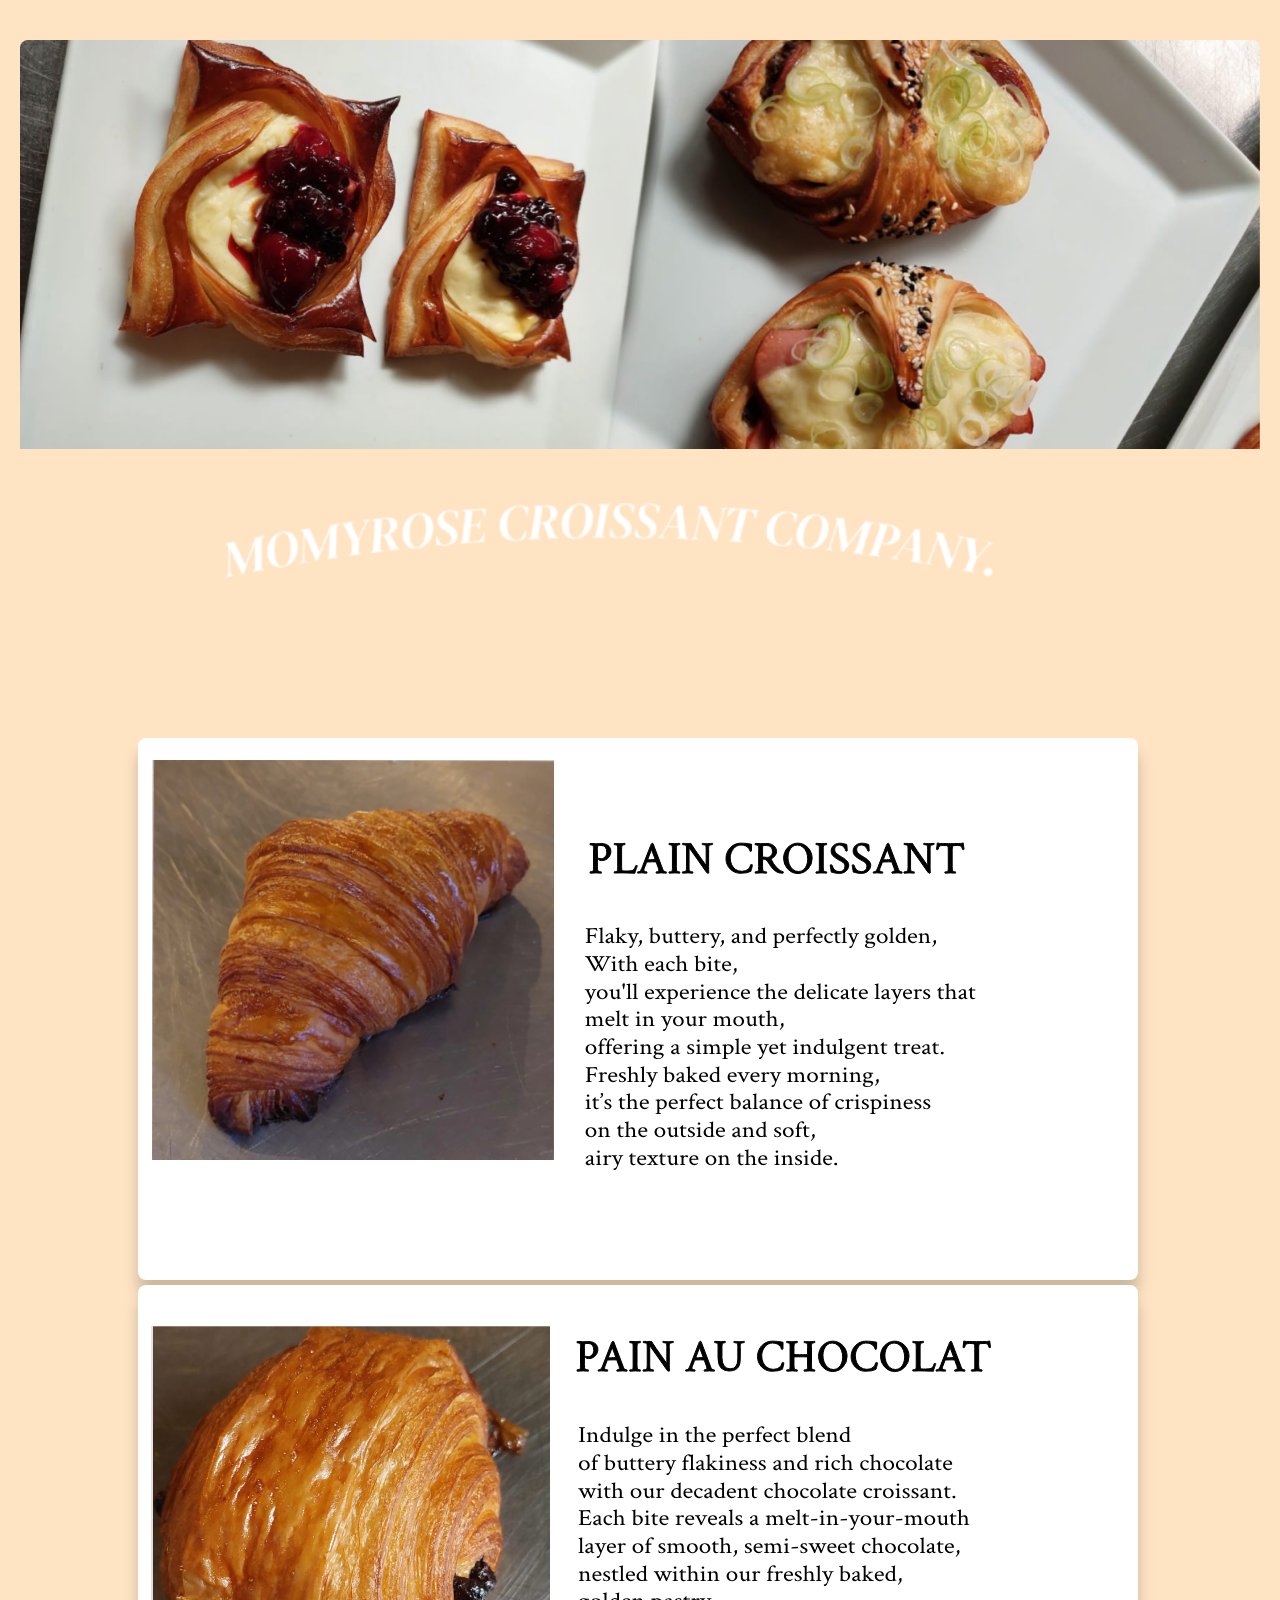
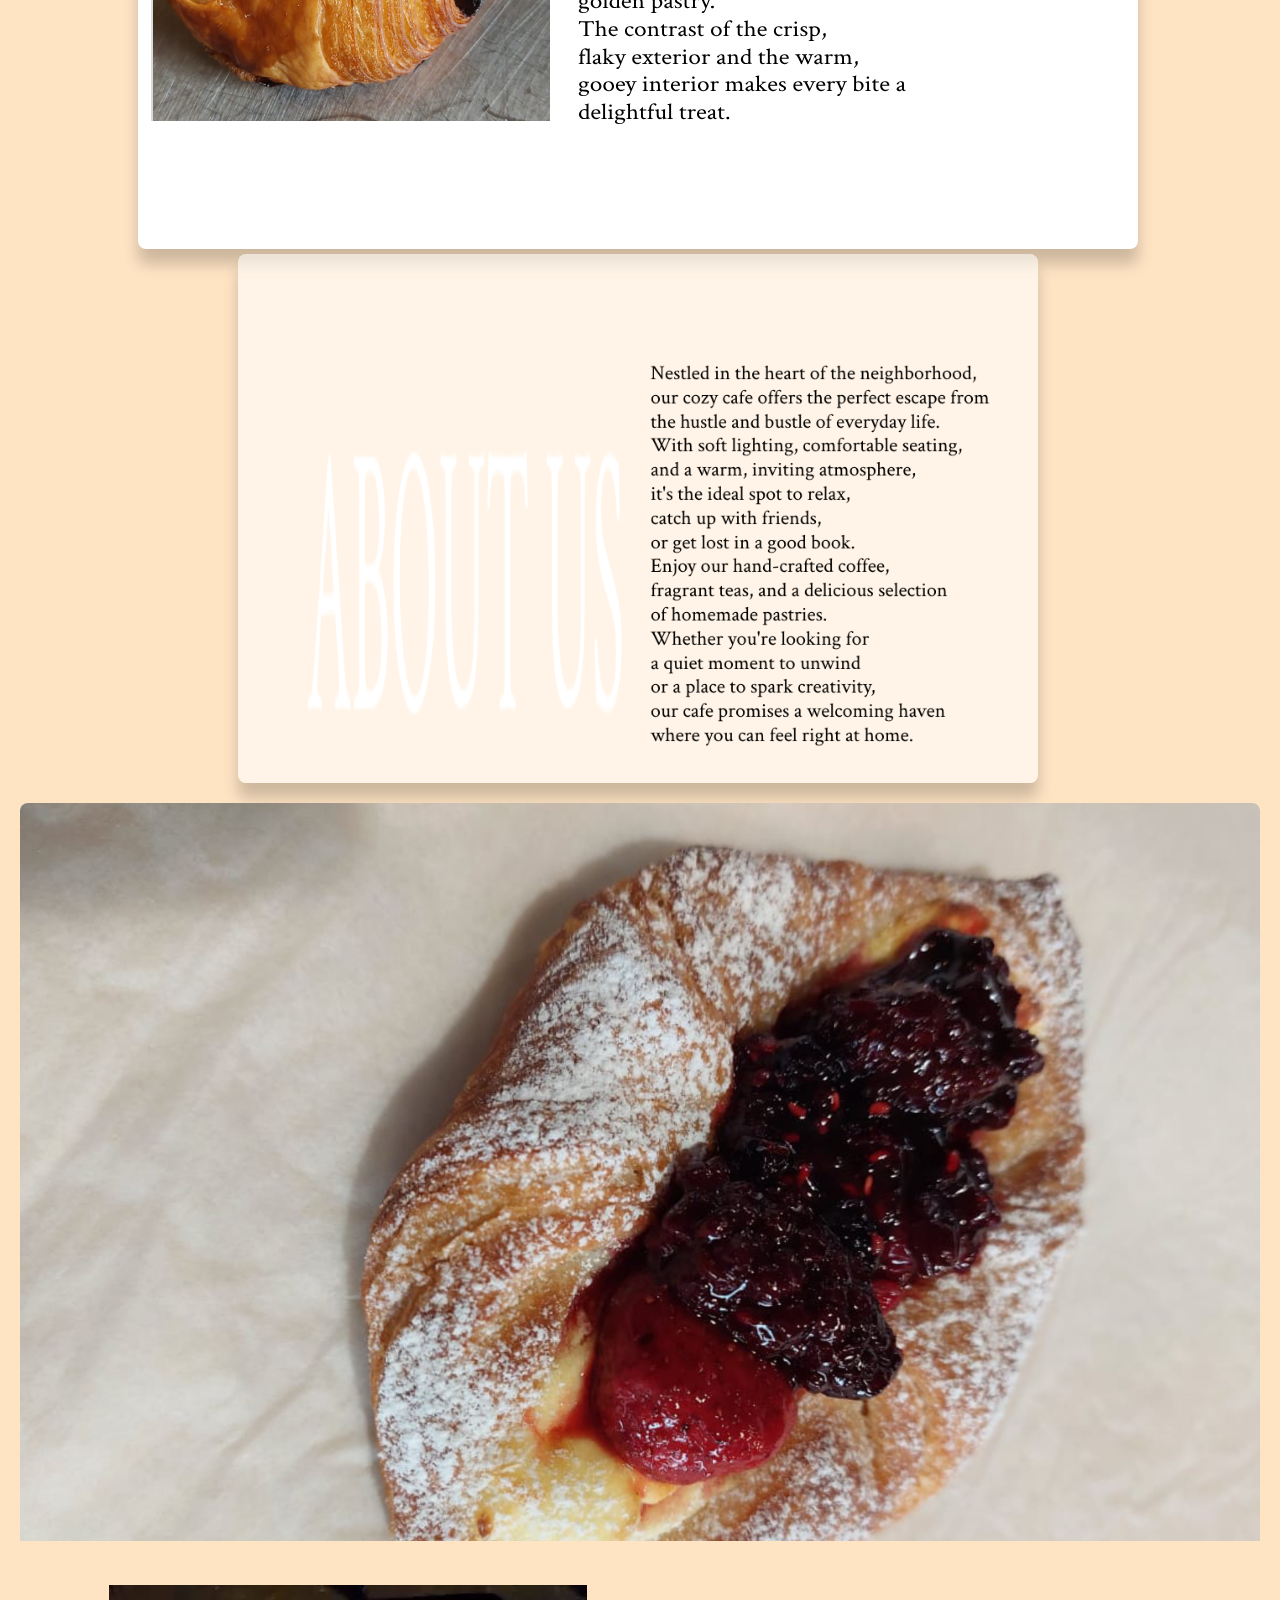
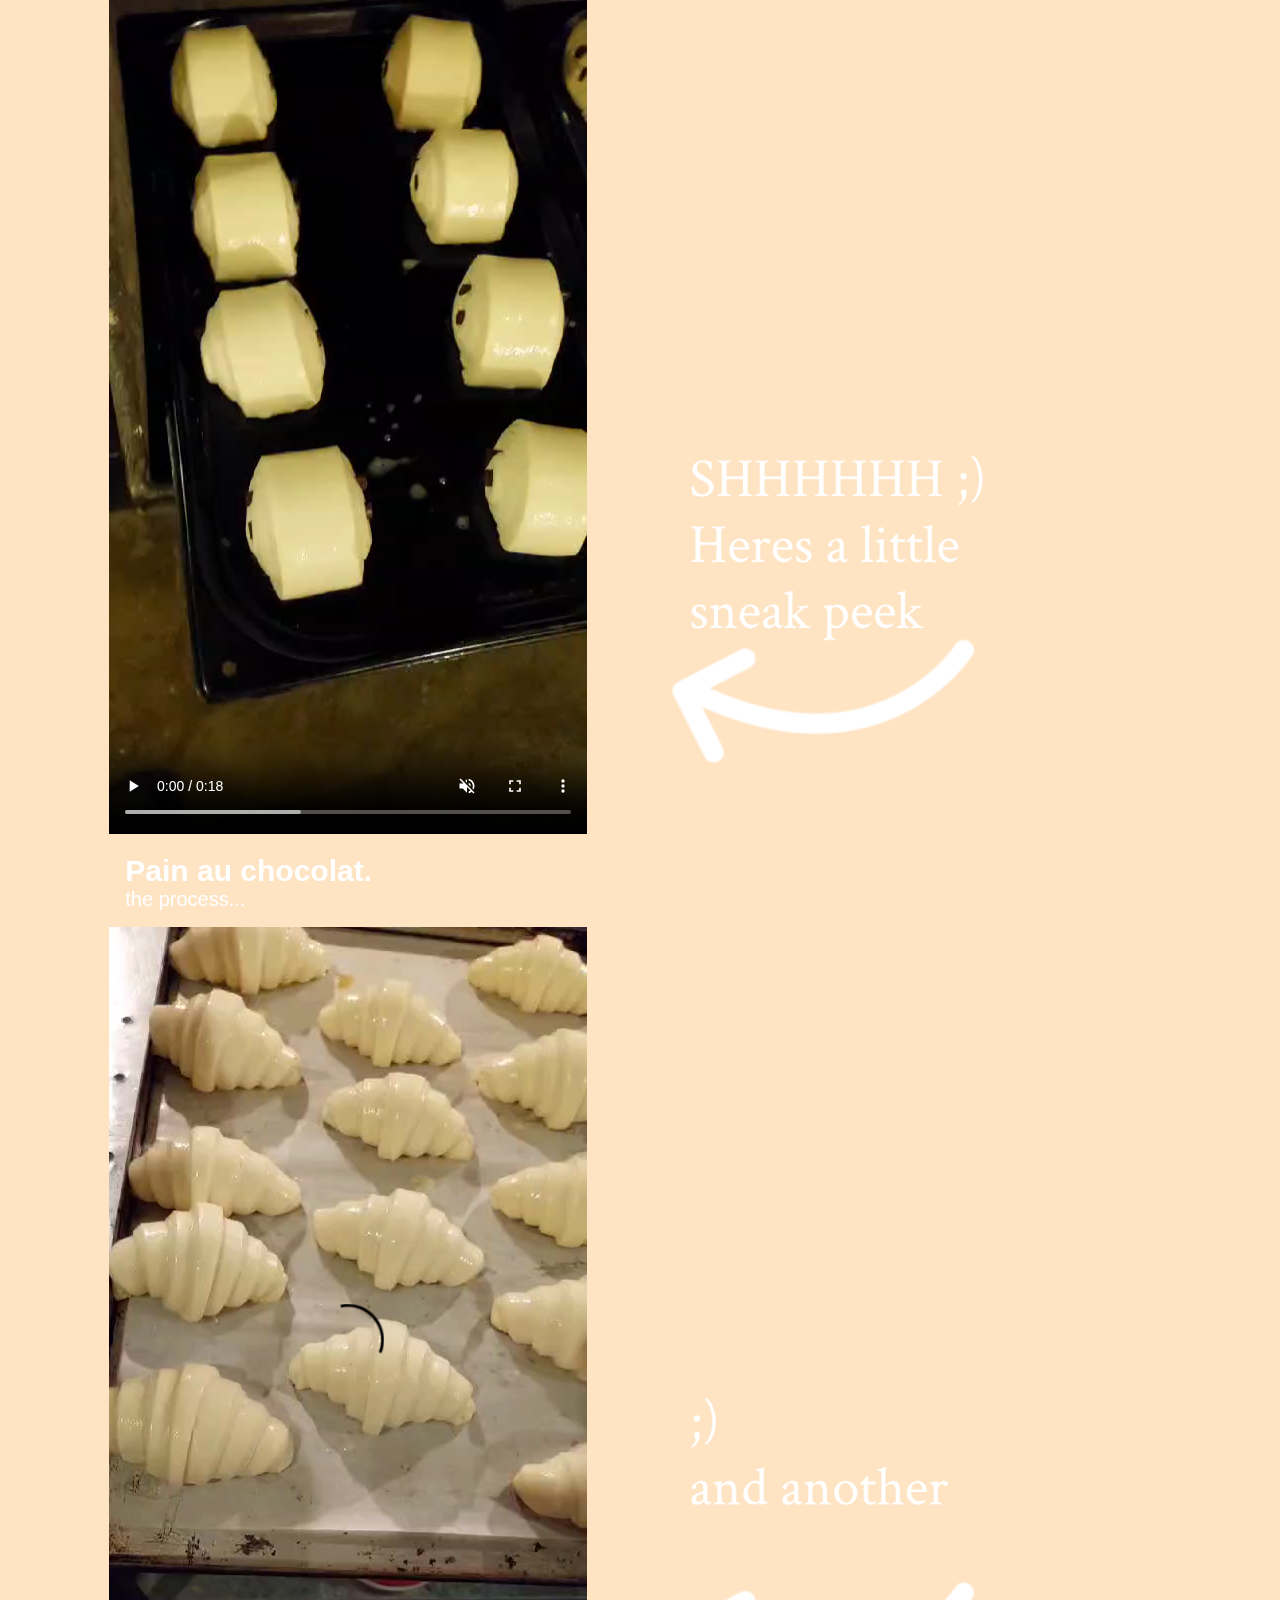
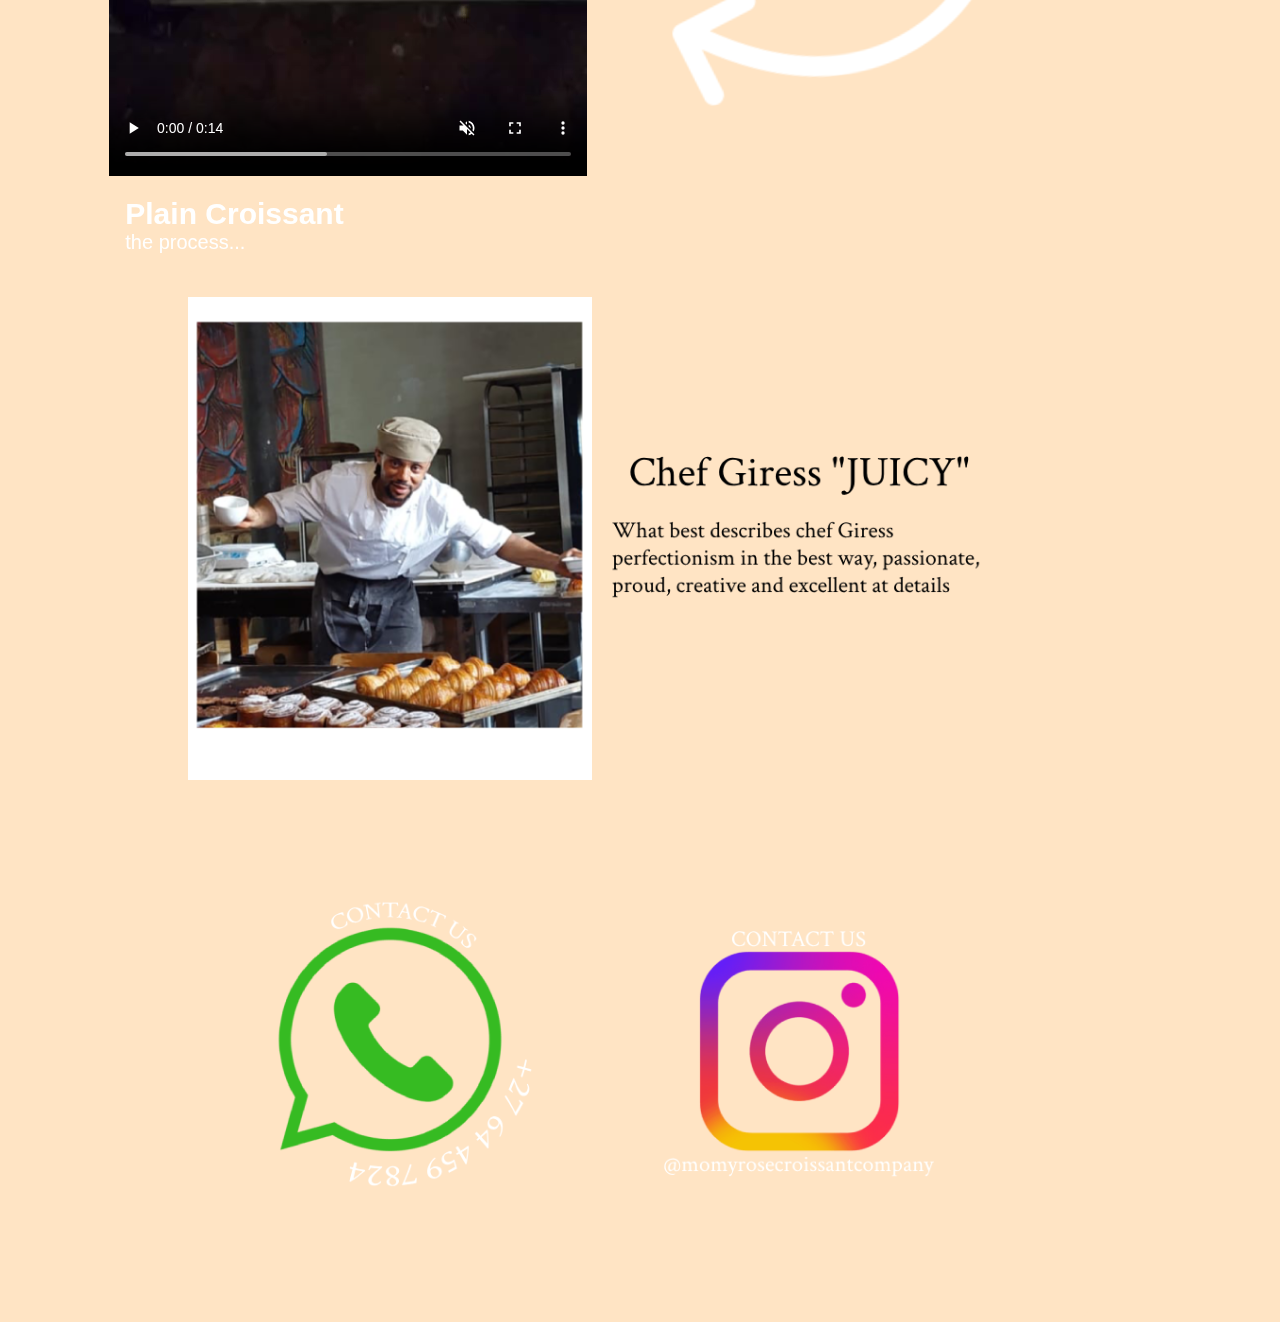
<file: index.html>
<!DOCTYPE html>
<html lang="en">

<head>
    <meta charset="UTF-8">
    <meta name="viewport" content="width=device-width, initial-scale=1.0">
    <title>Momyrosecroissantcompany</title>
    <link rel="stylesheet" href="css/style2.css">
</head>
<body>
    <div class="card-container">
        <div class="card-banner">
            <img src="New Project (10).png">
            <div class="card-content">
            </div>
        </div>
        <div class="card-title">
            <img src="New Project (5) (4) (2).png">
            <div class="card-content-title">
            </div>
        </div>
        <div class="card1">
            <img src="New Project (8).png">
            <img src="oisant (3).png">
            <div class="card-content">
            </div>
        </div>
        <div class="card2">
            <img src="Closed choc croisant (1).png">
            <img src="oisant (7).png">
            <div class="card-content">
            </div>
        </div>
        <div class="card-about-us">
            <div class="card-about-us-text">
                <img src="New Project (12).png">
                <img src="New Project (8) (3) (4) (1).png">
                
            </div>
        </div>
        <div class="card-banner">
            <img src="New Project (11).png">
            <div class="card-content">
            </div>
        </div>
        <div class="card3">
            <video controls autoplay muted loop src="WhatsApp Video 2025-03-05 at 16.42.51.mp4"></video>
            <img src="New Project (15).png">
            <div class="card-content-vid">
                <h3>Pain au chocolat.</h3>
                <p>the process...</p>
            </div>
        </div>
        <div class="card3">
            <video controls autoplay muted loop src="WhatsApp Video 2025-03-05 at 16.42.57.mp4"></video>
            <img src="New Project (16).png">
            <div class="card-content-vid">
                <h3>Plain Croissant</h3>
                <p>the process...</p>
            </div>
        </div>
        <div class="chef">
            <img src="New Project (8) (3).png">
            <img src="oisant (7) (3).png">
            <div class="card-content">
            </div>
        </div>
        <div class="contact">
            <img src="New Project (8) (3) (3).png">
            <img src="New Project (8) (3) (4).png">
            <div class="card-content">
            </div>
        </div>
    </div>
</file>
<file: css/style2.css>
*{
    margin: 0;
    padding: 0;
    box-sizing: border-box;
    font-family: sans-serif;
}

button{
    background-color: rgb(189, 160, 117);
    width: 130px;
    color: white;
    border: rgb(189, 160, 117);
    height: 50px;
    font-size: large;
    font-family: Arial, Helvetica, sans-serif;
    font-weight: bolder;
    margin-bottom: 100px;
}

body{
    background-color: bisque;
}

.card-container{
    border: blue;
    display: flex;
    justify-content: center;
    flex-grow: 1;
    flex-wrap: wrap;
    margin-top: 20px;
}

.card1{
    width: 1000px;
    background-color: rgb(255, 255, 255);
    border-radius: 8px;
    overflow: hidden;
    box-shadow: 0 15px 15px rgba(0, 0, 0, 0.2);
    margin-right: 5px;
    margin-bottom: 5px;
}

.contact{
    width: 900px;
    background-color: bisque;
    border-radius: 8px;
    overflow: hidden;
    margin-right: 5px;
    margin-bottom: 5px;
}

.chef{
    width: 900px;
    background-color: bisque;
    border-radius: 8px;
    overflow: hidden;
    margin-right: 5px;
    margin-bottom: 5px;
}

.card2{
    width: 1000px;
    background-color: rgb(255, 255, 255);
    border-radius: 8px;
    overflow: hidden;
    box-shadow: 0 15px 15px rgba(0, 0, 0, 0.2);
    margin-right: 5px;
}

.card-about-us{
    width: 800px;
    background-color: rgba(255, 255, 255, 0.589);
    border-radius: 8px;
    overflow: hidden;
    box-shadow: 0 15px 15px rgba(0, 0, 0, 0.2);
    margin-right: 5px;
    margin-top: 5px;
}

.card-title{
    width: 325 px;
    background-color: bisque;
    border-radius: 8px;
    overflow: hidden;
    margin: 0px;
    margin-bottom: 120px;
}

.card-banner{
    width: 325 px;
    background-color: bisque;
    border-radius: 8px;
    overflow: hidden;
    margin: 20px;
}

.card-banner2{
    width: 500 px;
    background-color: bisque;
    border-radius: 8px;
    margin: 20px;
    margin-right: 1000px;
    margin-left: 900px;
}


.card1 img{
    max-width: 45%;
    height: auto;
}

.card2 img{
    max-width: 45%;
    height: auto;
}

.card3 video{
    max-width: 45%;
    height: auto;
}

.card3 img{
    max-width: 45%;
    height: auto;
}

.chef img{
    max-width: 45%;
    height: auto;
}

.contact img{
    max-width: 45%;
    height: auto;
}

.card-about-us img{
    max-width: 45%;
    height: auto;
}

.card-title img{
    max-width: 100%;
    height: auto;
}

.card-banner img{
    max-width: 100%;
    height: auto;
}

.card-content{
    padding: 10px;
}

.card-content-vid{
    padding: 16px;
}

.card-content-title{
    padding: 16px;
    display: flex;
    justify-content: center;
}

.card-about-us-text{
    margin-top: 100px;
    display: flex;
    justify-content: center;
}

.card-about-us p{
    font-size: 20px;
}

.card-content h3{
    font-size: 28px;
    margin-bottom: 0px;
}

.card-content-vid h3{
    color: white;
    font-size: 30px;
}

.card-content-vid p{
    color: white;
    font-size: 20px;
}

.card:hover{
    background-color: beige;
    color: white;
    cursor: pointer;
    transform: scale(1.03);
    transition: all 1 ease;
}

@media (max-width: 600px){
    .card-container{
        width: 100%;
    }
}
</file>
